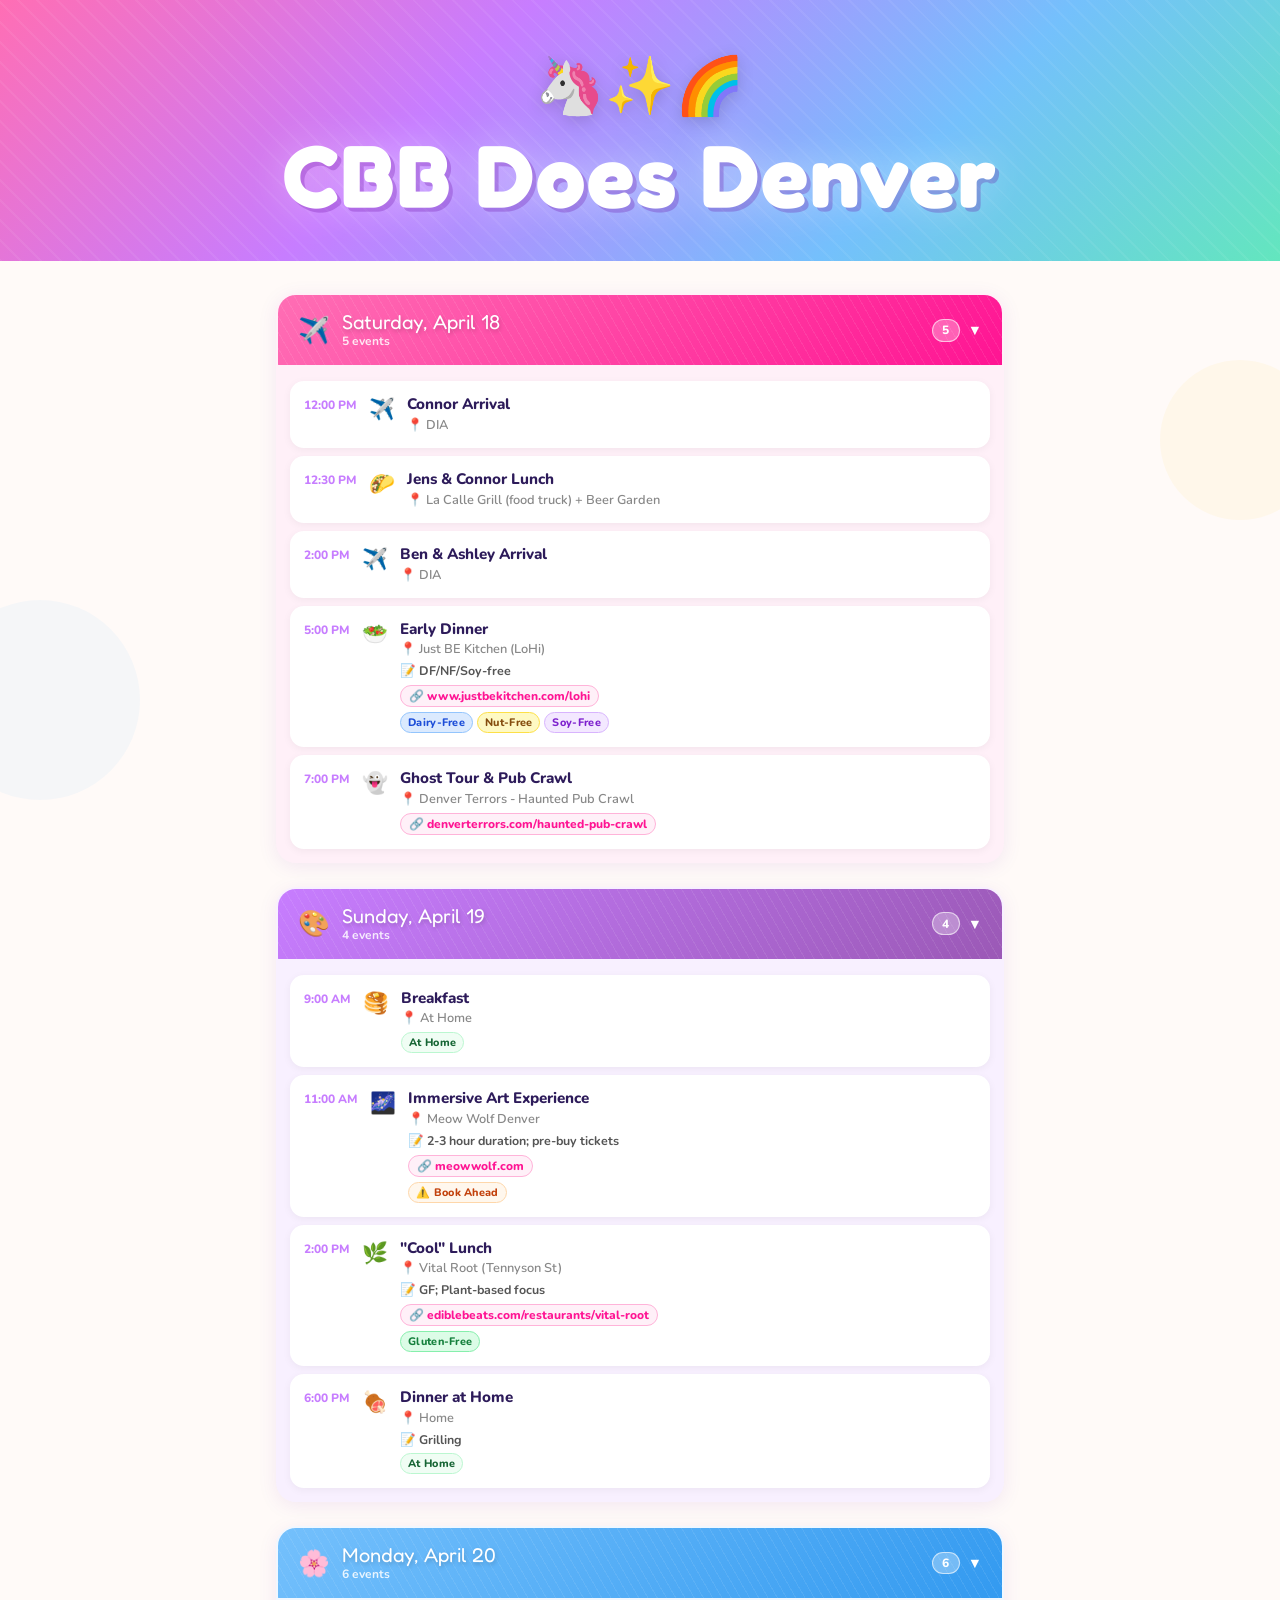
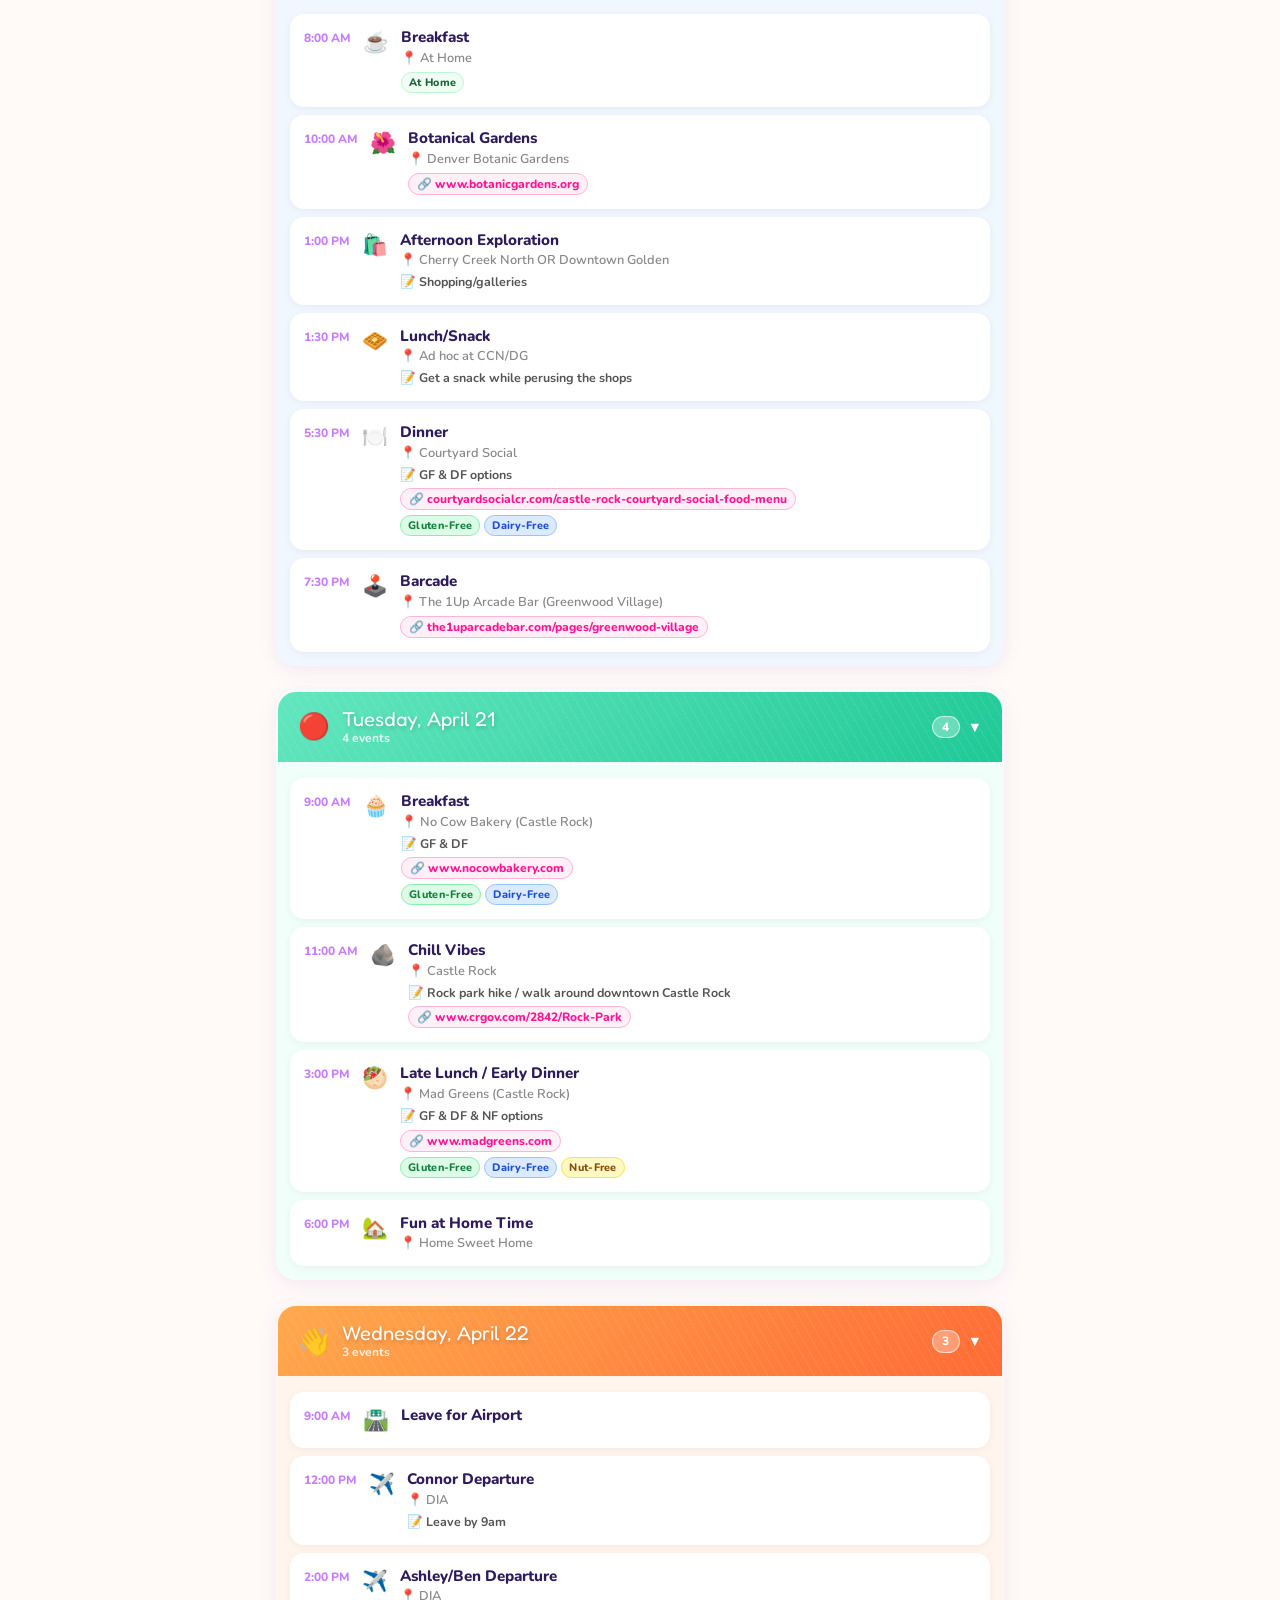
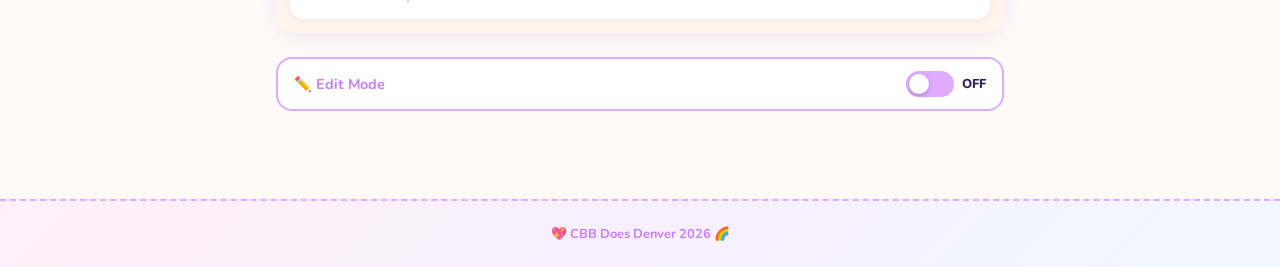
<file: cbbden26/index.html>
<!DOCTYPE html>
<html lang="en">
<head>
  <meta charset="UTF-8">
  <meta name="viewport" content="width=device-width, initial-scale=1.0">
  <title>CBB Does Denver 🌈</title>
  <link href="https://fonts.googleapis.com/css2?family=Fredoka+One&family=Nunito:wght@400;600;700;800&display=swap" rel="stylesheet">
  <link rel="stylesheet" href="style.css">
</head>
<body>

  <!-- Drifting stars -->
  <div class="stars-bg" id="stars"></div>

  <!-- Decorative blobs -->
  <div class="blob blob-1"></div>
  <div class="blob blob-2"></div>
  <div class="blob blob-3"></div>

  <!-- Header -->
  <header>
    <div class="header-inner">
      <span class="header-emoji">🦄✨🌈</span>
      <h1>CBB Does Denver</h1>
    </div>
  </header>

  <!-- Main -->
  <main>

    <!-- Itinerary renders here -->
    <div id="itinerary"></div>

     <!-- Toolbar -->
    <div class="toolbar">
      <span class="toolbar-label">✏️ Edit Mode</span>
      <div class="toggle-wrap">
        <button class="toggle" id="editToggle" aria-label="Toggle edit mode"></button>
        <span class="toggle-text" id="toggleLabel">OFF</span>
      </div>
    </div>

  </main>

  <footer>
     💖 CBB Does Denver 2026 🌈
  </footer>

  <!-- Password Modal -->
  <div class="modal-overlay" id="pwModal">
    <div class="modal" style="max-width:340px;text-align:center;">
      <div style="font-size:2.5rem;margin-bottom:0.5rem;">🔐</div>
      <h2 style="margin-bottom:0.75rem;">Enter Password</h2>
      <input type="password" id="pwInput" placeholder="Password" style="text-align:center;letter-spacing:3px;"
             onkeydown="if(event.key==='Enter') checkPassword()">
      <p id="pwError" style="color:#BE123C;font-size:0.8rem;font-weight:800;margin-top:0.5rem;min-height:1.2em;"></p>
      <div class="modal-btns">
        <button class="btn-save" onclick="checkPassword()">✨ Unlock</button>
        <button class="btn-cancel" onclick="closePwModal()">Cancel</button>
      </div>
    </div>
  </div>

  <!-- Edit Event Modal -->
  <div class="modal-overlay" id="eventModal">
    <div class="modal">
      <h2 id="modalTitle">✨ Add Event</h2>
      <label>Time (e.g. 12:00 PM)</label>
      <input type="text" id="mTime" placeholder="12:00 PM">
      <label>Activity / Title</label>
      <input type="text" id="mActivity" placeholder="e.g. Ghost Tour">
      <label>Location</label>
      <input type="text" id="mLocation" placeholder="e.g. Nightly Spirits (LoDo)">
      <label>Link (optional)</label>
      <input type="url" id="mLink" placeholder="https://...">
      <label>Notes / Details (optional)</label>
      <textarea id="mNotes" placeholder="Any special info, tips, allergy notes..."></textarea>
      <label>Dietary Tags</label>
      <div style="display:flex;flex-wrap:wrap;gap:6px;margin-top:4px;" id="tagCheckboxes"></div>
      <label>Emoji Icon</label>
      <input type="text" id="mEmoji" placeholder="🎉" maxlength="4" style="width:80px;">
      <div class="modal-btns">
        <button class="btn-save" onclick="saveEvent()">💾 Save</button>
        <button class="btn-cancel" onclick="closeModal()">Cancel</button>
      </div>
    </div>
  </div>

  <!-- Edit Day Modal -->
  <div class="modal-overlay" id="dayModal">
    <div class="modal">
      <h2>🗓️ Edit Day</h2>
      <label>Day Name (e.g. Saturday, April 19)</label>
      <input type="text" id="dName" placeholder="Saturday, April 19">
      <label>Emoji</label>
      <input type="text" id="dEmoji" placeholder="🎉" maxlength="4" style="width:80px;">
      <div class="modal-btns">
        <button class="btn-save" onclick="saveDay()">💾 Save</button>
        <button class="btn-cancel" onclick="closeDayModal()">Cancel</button>
      </div>
    </div>
  </div>

  <script src="app.js"></script>
</body>
</html>
</file>
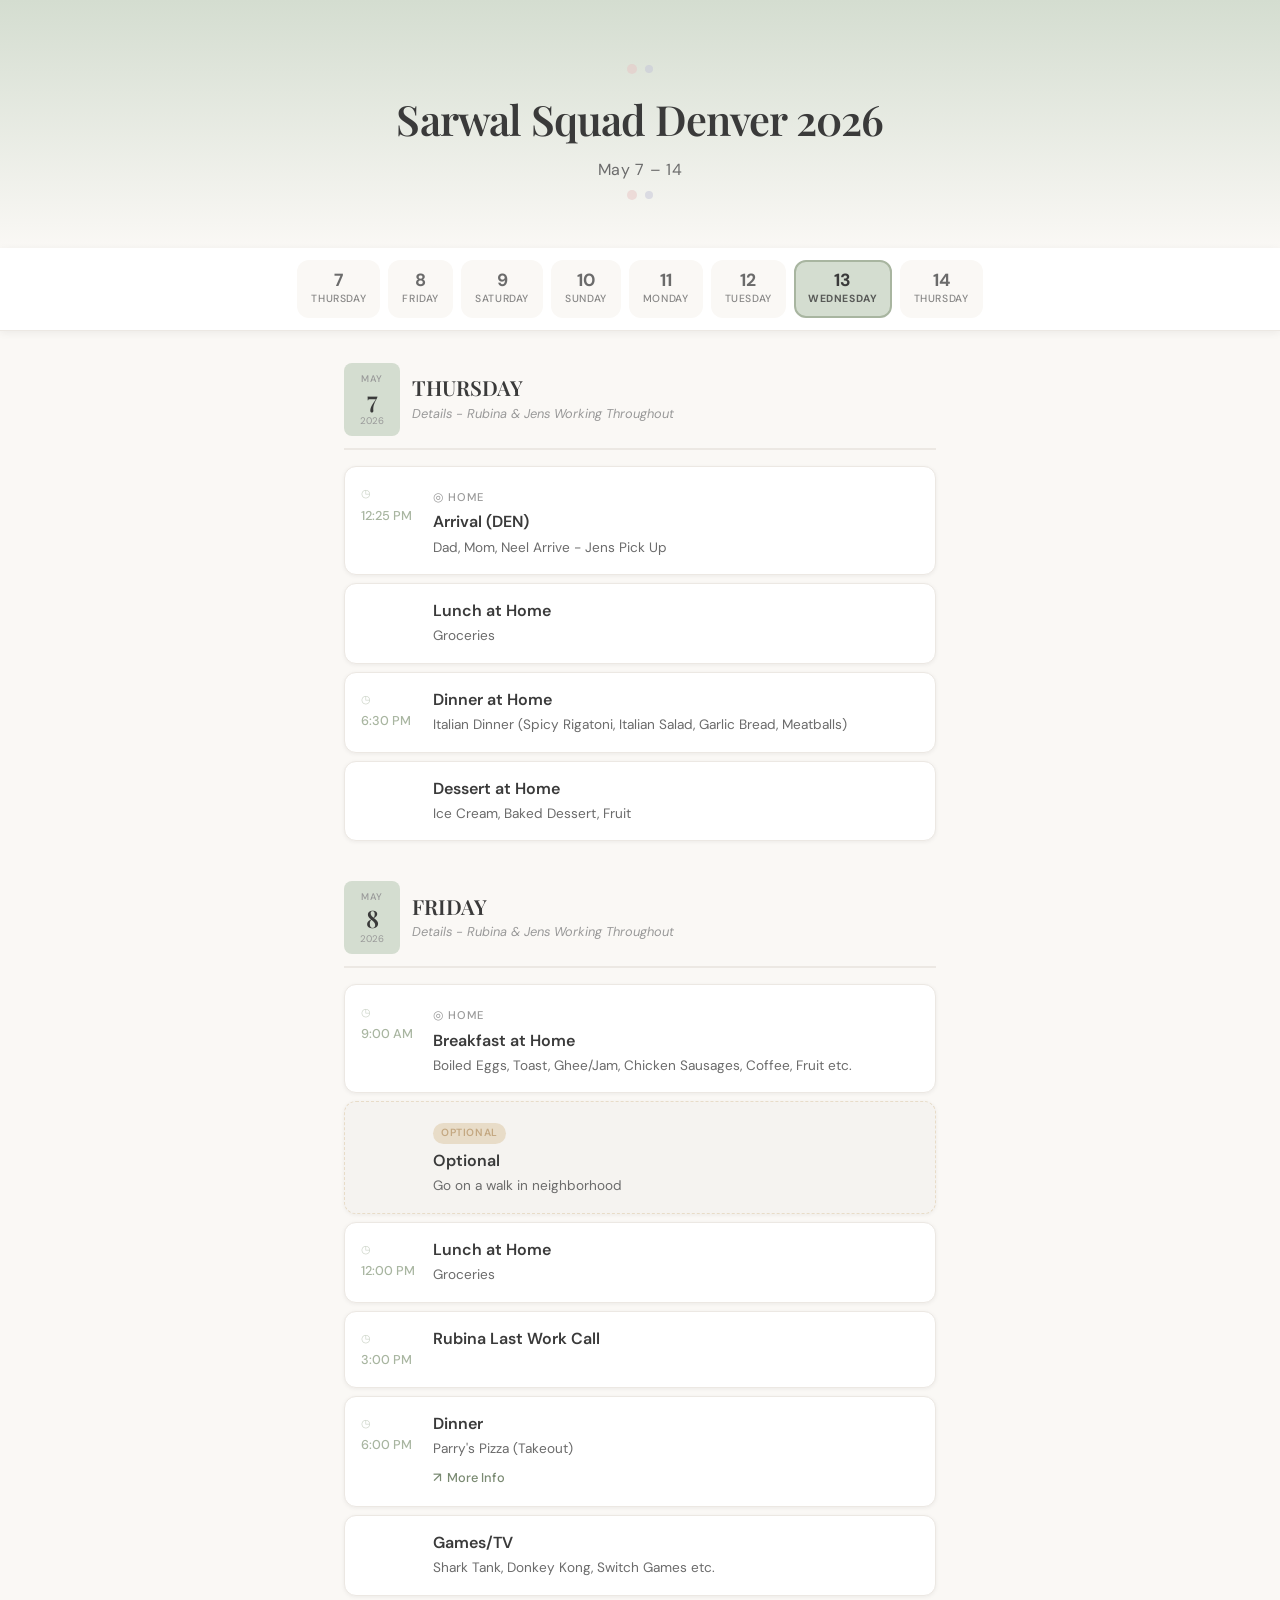
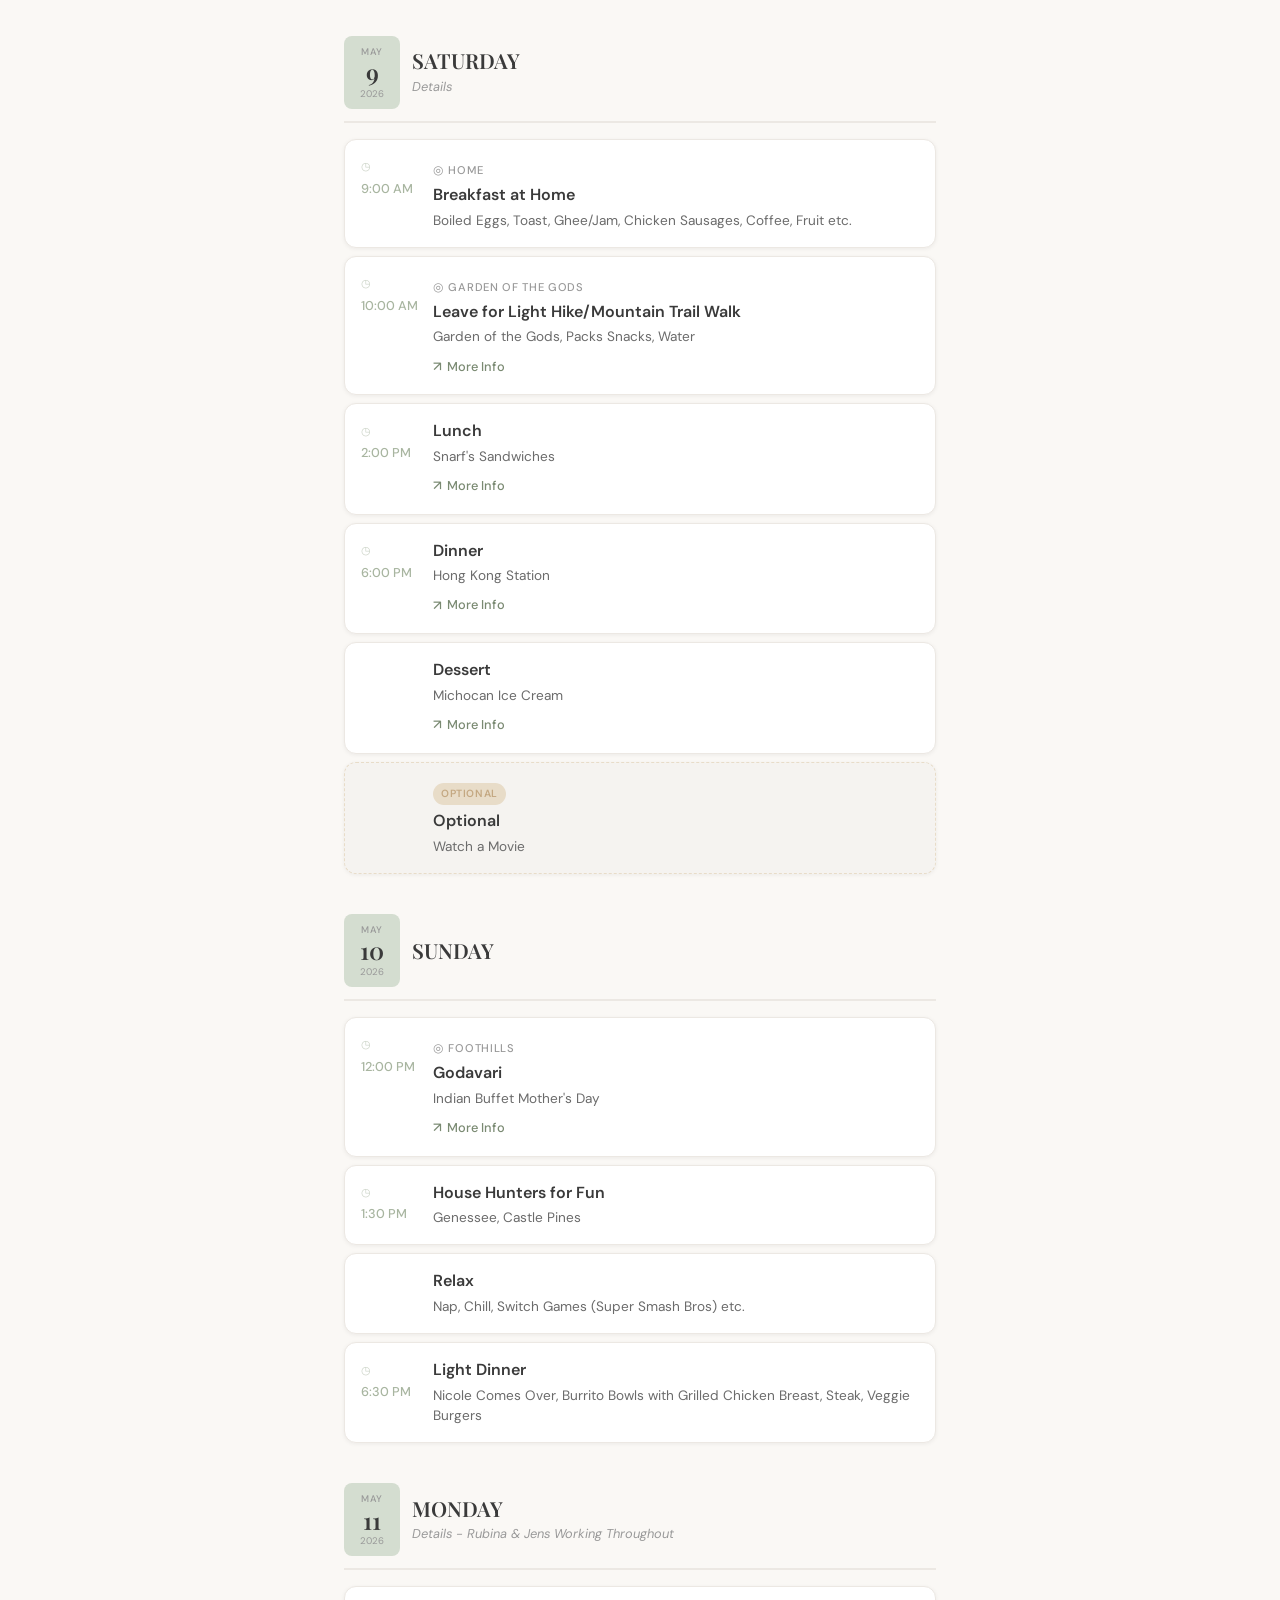
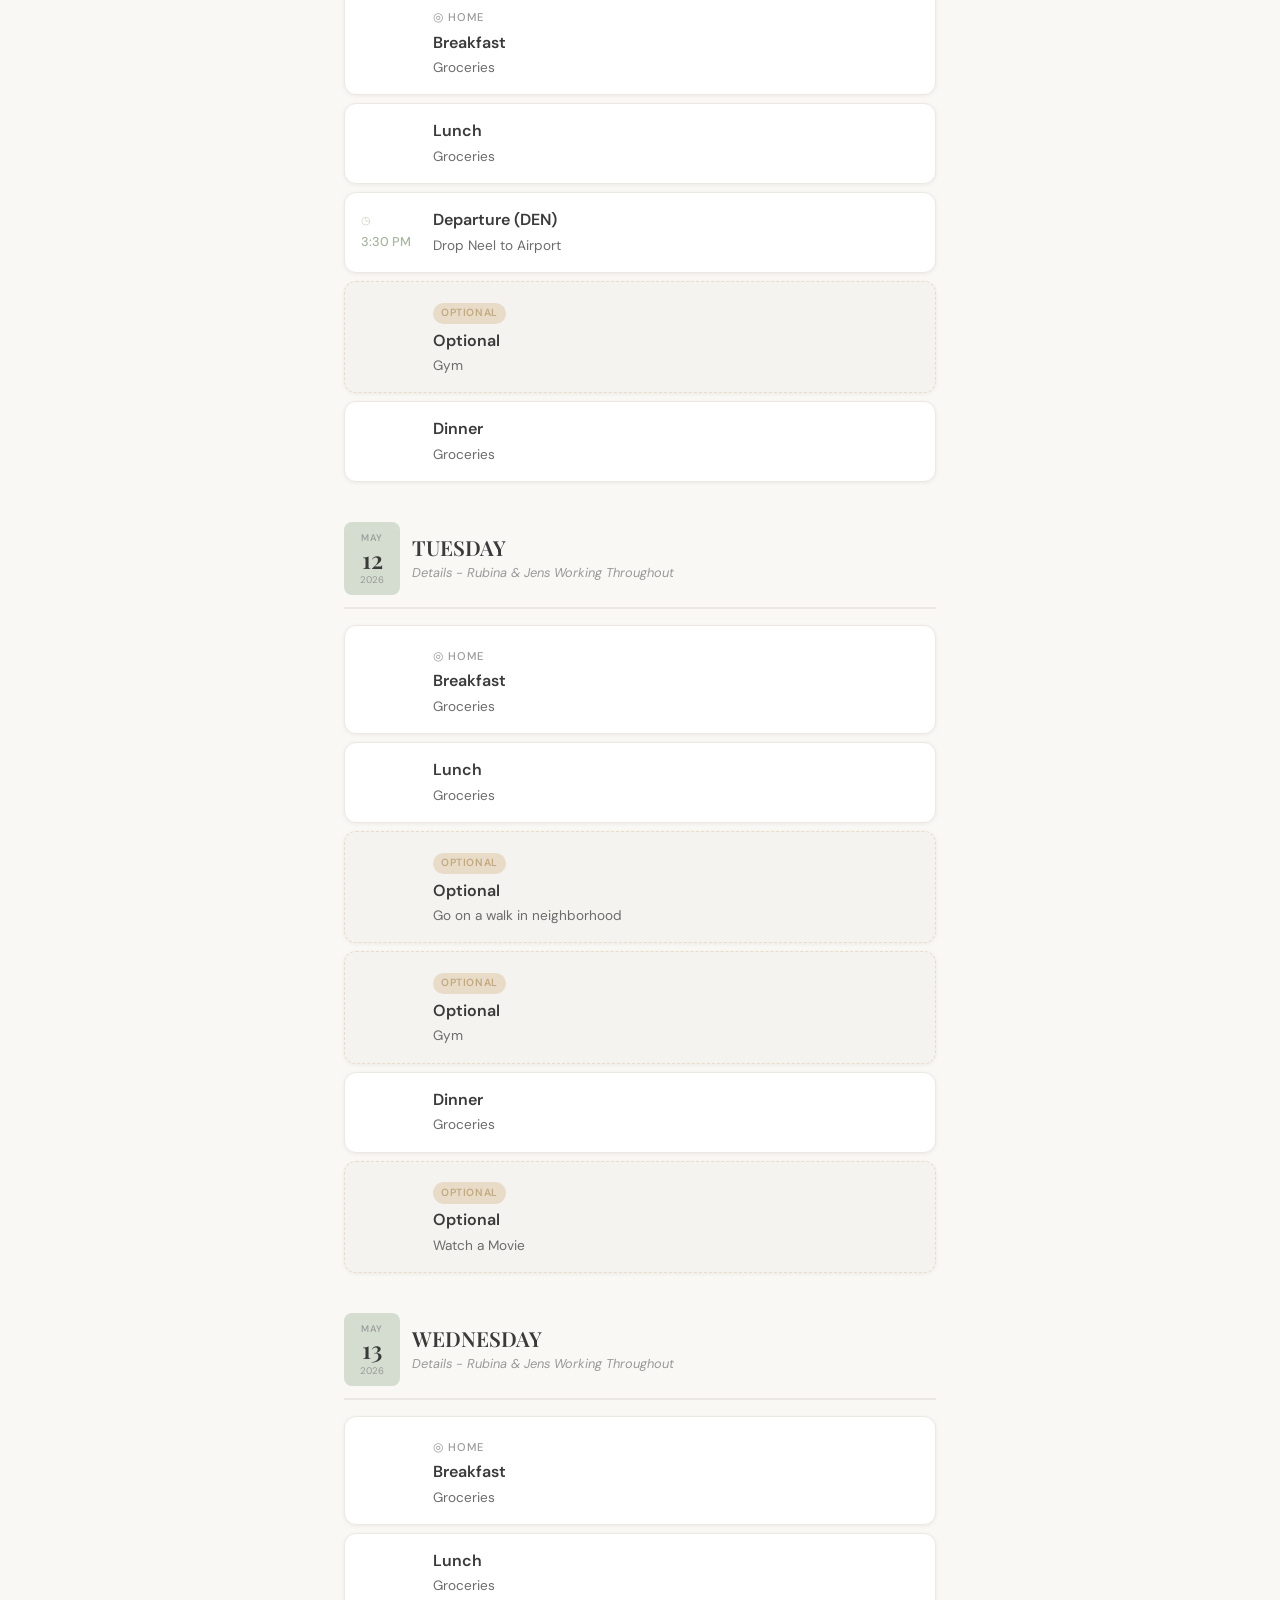
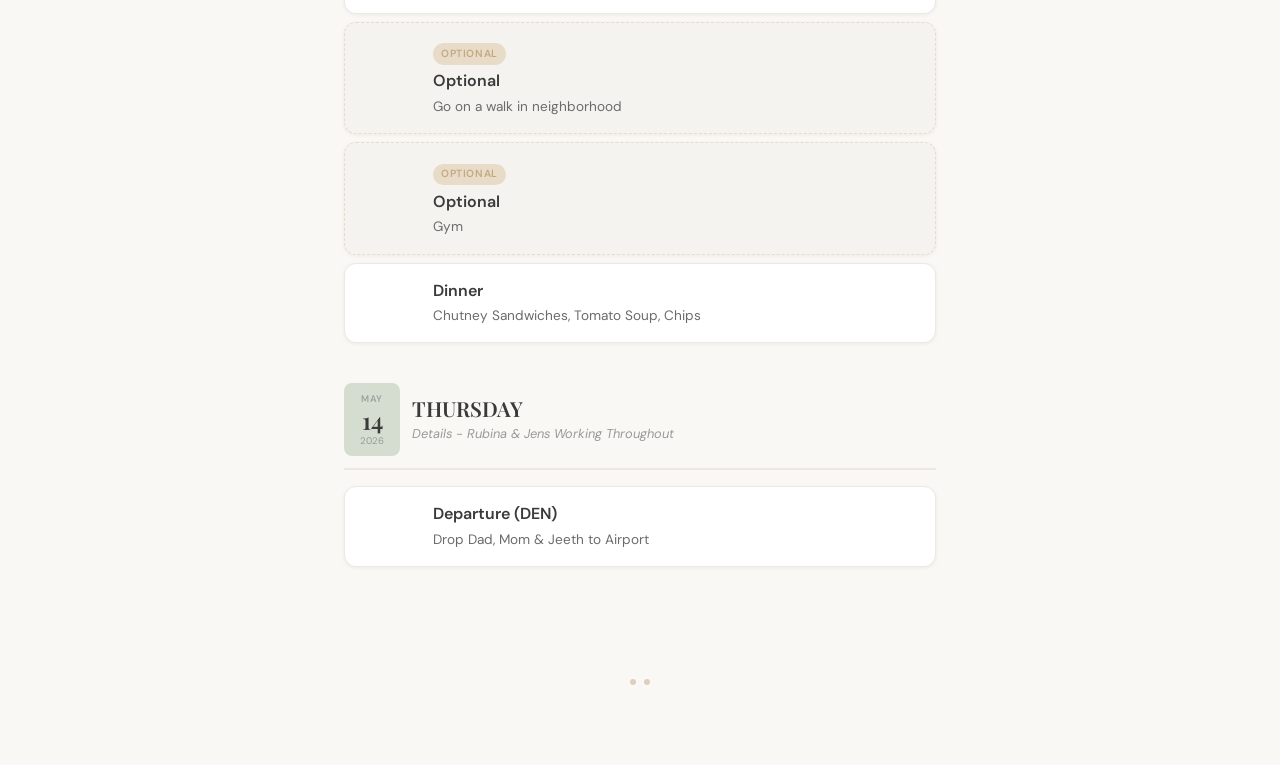
<file: ssden26/index.html>
<!DOCTYPE html>
<html lang="en">
<head>
    <meta charset="UTF-8">
    <meta name="viewport" content="width=device-width, initial-scale=1.0">
    <title>SS Denver 2026 - Itinerary</title>
    <link rel="stylesheet" href="style.css">
    <link rel="preconnect" href="https://fonts.googleapis.com">
    <link rel="preconnect" href="https://fonts.gstatic.com" crossorigin>
    <link href="https://fonts.googleapis.com/css2?family=DM+Sans:wght@400;500;700&family=Playfair+Display:wght@600&display=swap" rel="stylesheet">
</head>
<body>

    <header class="site-header">
        <div class="header-floral"></div>
        <h1 class="site-title">Sarwal Squad Denver 2026</h1>
        <p class="site-subtitle">May 7 – 14</p>
        <div class="header-floral"></div>
    </header>

    <nav class="day-nav" aria-label="Day navigation">
        <!-- Day buttons injected by JS -->
    </nav>

    <main class="schedule" id="schedule">
        <!-- Days injected by JS -->
    </main>

    <footer class="site-footer">
        <div class="footer-floral"></div>
    </footer>

    <script src="script.js"></script>
</body>
</html>
</file>
<file: cbbden26/style.css>
/* ── Variables ── */
:root {
  --pink: #FF6EB4;
  --hot-pink: #FF1493;
  --purple: #C77DFF;
  --lavender: #E0AAFF;
  --sky: #74C0FC;
  --mint: #63E6BE;
  --yellow: #FFD43B;
  --peach: #FFA94D;
  --white: #FFFAF8;
  --dark: #2D1B5A;
  --star: #FFE066;
}

/* ── Reset ── */
* { box-sizing: border-box; margin: 0; padding: 0; }

/* ── Base ── */
body {
  font-family: 'Nunito', sans-serif;
  background: var(--white);
  color: var(--dark);
  overflow-x: hidden;
  cursor: url("data:image/svg+xml,%3Csvg xmlns='http://www.w3.org/2000/svg' width='24' height='24' viewBox='0 0 24 24'%3E%3Ctext y='20' font-size='20'%3E⭐%3C/text%3E%3C/svg%3E") 12 12, auto;
}

/* ── Drifting stars ── */
.stars-bg {
  position: fixed; inset: 0; pointer-events: none; z-index: 0; overflow: hidden;
}
.star-el {
  position: absolute; font-size: 18px; animation: float linear infinite; opacity: 0.35;
}
@keyframes float {
  0%   { transform: translateY(110vh) rotate(0deg); opacity: 0; }
  10%  { opacity: 0.35; }
  90%  { opacity: 0.35; }
  100% { transform: translateY(-10vh) rotate(360deg); opacity: 0; }
}

/* ── Header ── */
header {
  position: relative; z-index: 1;
  background: linear-gradient(135deg, #FF6EB4 0%, #C77DFF 35%, #74C0FC 70%, #63E6BE 100%);
  padding: 3rem 1.5rem 2.5rem;
  text-align: center;
  overflow: hidden;
}
header::before {
  content: '';
  position: absolute; inset: 0;
  background: repeating-linear-gradient(
    45deg,
    rgba(255,255,255,0.06) 0px,
    rgba(255,255,255,0.06) 2px,
    transparent 2px,
    transparent 14px
  );
}
.header-inner { position: relative; z-index: 1; }
.header-emoji {
  font-size: 3.5rem; display: block; margin-bottom: 0.25rem;
  filter: drop-shadow(0 4px 8px rgba(0,0,0,0.15));
}
h1 {
  font-family: 'Fredoka One', cursive;
  font-size: clamp(2.8rem, 9vw, 5.5rem);
  color: white;
  letter-spacing: 2px;
  text-shadow: 4px 4px 0 rgba(100,0,160,0.25), 0 0 40px rgba(255,255,255,0.4);
  line-height: 1.05;
}

/* ── Main content ── */
main {
  position: relative; z-index: 1;
  max-width: 760px;
  margin: 0 auto;
  padding: 2rem 1rem 4rem;
}

/* ── Toolbar ── */
.toolbar {
  display: flex; align-items: center; justify-content: space-between;
  margin-bottom: 1.5rem;
  background: white;
  border: 2.5px solid var(--lavender);
  border-radius: 16px;
  padding: 0.75rem 1rem;
  gap: 0.75rem;
}
.toolbar-label { font-size: 0.9rem; font-weight: 700; color: var(--purple); }
.toggle-wrap { display: flex; align-items: center; gap: 0.5rem; }
.toggle {
  position: relative; width: 48px; height: 26px;
  background: #E0AAFF; border-radius: 999px;
  border: none; cursor: pointer; transition: background 0.3s;
  flex-shrink: 0;
}
.toggle::after {
  content: ''; position: absolute;
  left: 3px; top: 3px;
  width: 20px; height: 20px;
  background: white; border-radius: 50%;
  transition: transform 0.3s;
  box-shadow: 0 2px 4px rgba(0,0,0,0.2);
}
.toggle.on { background: var(--hot-pink); }
.toggle.on::after { transform: translateX(22px); }
.toggle-text { font-size: 0.8rem; font-weight: 800; color: var(--dark); }
.add-day-btn {
  display: none;
  background: var(--mint);
  border: 2px solid var(--dark);
  border-radius: 12px;
  padding: 0.4rem 0.9rem;
  font-family: 'Nunito', sans-serif;
  font-weight: 800;
  font-size: 0.85rem;
  cursor: pointer;
  transition: transform 0.15s;
  color: var(--dark);
}
.add-day-btn:hover { transform: scale(1.05); }
body.edit-mode .add-day-btn { display: inline-block; }

/* ── Day sections ── */
.day-section {
  margin-bottom: 1.5rem;
  border-radius: 20px;
  overflow: hidden;
  box-shadow: 0 4px 20px rgba(100,0,160,0.08);
  border: 2.5px solid transparent;
  transition: border-color 0.2s;
}
body.edit-mode .day-section { border-color: var(--lavender); }

.day-header {
  padding: 1rem 1.25rem;
  display: flex; align-items: center; justify-content: space-between;
  cursor: pointer;
  user-select: none;
  position: relative;
}
.day-header::after {
  content: ''; position: absolute; inset: 0;
  background: repeating-linear-gradient(
    60deg, rgba(255,255,255,0.08) 0, rgba(255,255,255,0.08) 1px, transparent 1px, transparent 8px
  );
}
.day-left { display: flex; align-items: center; gap: 0.75rem; position: relative; z-index: 1; }
.day-emoji { font-size: 1.6rem; }
.day-name {
  font-family: 'Fredoka One', cursive;
  font-size: 1.25rem;
  color: white;
  text-shadow: 1px 2px 4px rgba(0,0,0,0.2);
  line-height: 1.1;
}
.day-date-sub { font-size: 0.75rem; color: rgba(255,255,255,0.85); font-weight: 700; }
.day-right { display: flex; align-items: center; gap: 0.5rem; position: relative; z-index: 1; }
.event-count {
  background: rgba(255,255,255,0.3);
  border: 1.5px solid rgba(255,255,255,0.6);
  border-radius: 999px;
  padding: 0.15rem 0.6rem;
  font-size: 0.75rem;
  font-weight: 800;
  color: white;
}
.chevron { color: white; font-size: 0.9rem; transition: transform 0.3s; }
.day-section.collapsed .chevron { transform: rotate(-90deg); }
.edit-day-btn {
  display: none;
  background: rgba(255,255,255,0.25);
  border: 1.5px solid rgba(255,255,255,0.6);
  border-radius: 8px;
  color: white;
  font-size: 0.75rem;
  font-weight: 800;
  padding: 0.2rem 0.5rem;
  cursor: pointer;
  font-family: 'Nunito', sans-serif;
}
body.edit-mode .edit-day-btn { display: inline-block; }

/* Day color themes */
.day-0 .day-header { background: linear-gradient(135deg, #FF6EB4, #FF1493); }
.day-1 .day-header { background: linear-gradient(135deg, #C77DFF, #9B59B6); }
.day-2 .day-header { background: linear-gradient(135deg, #74C0FC, #339AF0); }
.day-3 .day-header { background: linear-gradient(135deg, #63E6BE, #20C997); }
.day-4 .day-header { background: linear-gradient(135deg, #FFA94D, #FF6B35); }
.day-0 { background: #FFF0F8; }
.day-1 { background: #F8F0FF; }
.day-2 { background: #F0F7FF; }
.day-3 { background: #F0FFF9; }
.day-4 { background: #FFF5ED; }

/* ── Events list ── */
.events-body { padding: 0.5rem 0.75rem 0.75rem; }
.day-section.collapsed .events-body { display: none; }

.event-card {
  display: flex;
  gap: 0.75rem;
  align-items: flex-start;
  padding: 0.75rem;
  margin-top: 0.5rem;
  background: white;
  border-radius: 14px;
  border: 2px solid transparent;
  box-shadow: 0 2px 8px rgba(0,0,0,0.05);
  transition: box-shadow 0.2s, transform 0.2s;
  position: relative;
}
.event-card:hover { box-shadow: 0 4px 16px rgba(100,0,160,0.12); transform: translateY(-1px); }

.event-time {
  font-size: 0.75rem;
  font-weight: 800;
  color: var(--purple);
  min-width: 46px;
  padding-top: 2px;
  flex-shrink: 0;
}
.event-icon { font-size: 1.3rem; flex-shrink: 0; }
.event-content { flex: 1; min-width: 0; }
.event-title {
  font-size: 0.95rem;
  font-weight: 800;
  color: var(--dark);
  line-height: 1.3;
}
.event-location {
  font-size: 0.8rem;
  color: #888;
  font-weight: 600;
  margin-top: 1px;
}
.event-notes {
  margin-top: 4px;
  font-size: 0.78rem;
  font-weight: 700;
  color: #555;
  line-height: 1.4;
}
.event-link {
  display: inline-block;
  margin-top: 5px;
  font-size: 0.75rem;
  font-weight: 800;
  color: var(--hot-pink);
  text-decoration: none;
  padding: 2px 8px;
  background: #FFF0F8;
  border-radius: 999px;
  border: 1.5px solid #FFB3D9;
  transition: background 0.15s;
  word-break: break-all;
}
.event-link:hover { background: #FFD6EC; }

/* ── Dietary tags ── */
.tags { display: flex; flex-wrap: wrap; gap: 4px; margin-top: 5px; }
.tag {
  font-size: 0.68rem;
  font-weight: 800;
  padding: 2px 7px;
  border-radius: 999px;
  letter-spacing: 0.3px;
}
.tag-gf  { background: #DCFCE7; color: #15803D; border: 1px solid #86EFAC; }
.tag-df  { background: #DBEAFE; color: #1D4ED8; border: 1px solid #93C5FD; }
.tag-nf  { background: #FEF9C3; color: #854D0E; border: 1px solid #FDE047; }
.tag-sf  { background: #F3E8FF; color: #7E22CE; border: 1px solid #D8B4FE; }
.tag-tip { background: #FFF7ED; color: #C2410C; border: 1px solid #FED7AA; }
.tag-special { background: #FCE7F3; color: #9D174D; border: 1px solid #FBCFE8; }
.tag-home { background: #F0FDF4; color: #166534; border: 1px solid #BBF7D0; }
.tag-concert { background: #EDE9FE; color: #6D28D9; border: 1px solid #C4B5FD; }

/* ── Edit controls ── */
body.edit-mode .event-card { border-color: #E0AAFF; }
.event-edit-btns {
  display: none;
  flex-direction: column;
  gap: 4px;
  flex-shrink: 0;
}
body.edit-mode .event-edit-btns { display: flex; }
.ev-btn {
  font-size: 0.7rem;
  padding: 2px 6px;
  border-radius: 6px;
  border: 1.5px solid;
  cursor: pointer;
  font-family: 'Nunito', sans-serif;
  font-weight: 800;
  background: white;
  white-space: nowrap;
  transition: transform 0.1s;
}
.ev-btn:hover { transform: scale(1.08); }
.ev-btn.del  { border-color: #FDA4AF; color: #BE123C; }
.ev-btn.edit { border-color: #86EFAC; color: #166534; }

.add-event-btn {
  display: none;
  width: 100%;
  margin-top: 0.5rem;
  padding: 0.55rem;
  background: white;
  border: 2px dashed var(--purple);
  border-radius: 12px;
  font-family: 'Nunito', sans-serif;
  font-weight: 800;
  font-size: 0.85rem;
  color: var(--purple);
  cursor: pointer;
  transition: background 0.15s;
}
.add-event-btn:hover { background: #F8F0FF; }
body.edit-mode .add-event-btn { display: block; }

/* ── Modals ── */
.modal-overlay {
  display: none; position: fixed; inset: 0;
  background: rgba(100,0,160,0.45);
  z-index: 100;
  align-items: center; justify-content: center;
  padding: 1rem;
}
.modal-overlay.open { display: flex; }
.modal {
  background: var(--white);
  border-radius: 24px;
  padding: 1.5rem;
  width: 100%; max-width: 480px;
  border: 3px solid var(--purple);
  box-shadow: 0 20px 60px rgba(100,0,160,0.3);
  max-height: 90vh; overflow-y: auto;
}
.modal h2 {
  font-family: 'Fredoka One', cursive;
  font-size: 1.4rem;
  color: var(--hot-pink);
  margin-bottom: 1rem;
}
.modal label { display: block; font-size: 0.82rem; font-weight: 800; color: var(--dark); margin-bottom: 3px; margin-top: 0.75rem; }
.modal input, .modal select, .modal textarea {
  width: 100%;
  padding: 0.5rem 0.75rem;
  border: 2px solid var(--lavender);
  border-radius: 10px;
  font-family: 'Nunito', sans-serif;
  font-size: 0.9rem;
  font-weight: 600;
  outline: none;
  background: white;
  color: var(--dark);
  transition: border-color 0.2s;
}
.modal input:focus, .modal select:focus, .modal textarea:focus { border-color: var(--pink); }
.modal textarea { resize: vertical; min-height: 60px; }
.modal-btns { display: flex; gap: 0.75rem; margin-top: 1.25rem; }
.btn-save {
  flex: 1;
  padding: 0.6rem;
  background: linear-gradient(135deg, var(--pink), var(--purple));
  color: white; border: none; border-radius: 12px;
  font-family: 'Nunito', sans-serif;
  font-weight: 800; font-size: 0.95rem;
  cursor: pointer; transition: opacity 0.2s;
}
.btn-save:hover { opacity: 0.88; }
.btn-cancel {
  padding: 0.6rem 1.2rem;
  background: white;
  color: var(--dark); border: 2px solid var(--lavender);
  border-radius: 12px;
  font-family: 'Nunito', sans-serif;
  font-weight: 800; font-size: 0.95rem;
  cursor: pointer;
}

/* ── Decorative blobs ── */
.blob {
  position: fixed; border-radius: 50%; opacity: 0.07; pointer-events: none; z-index: 0;
  animation: blobFloat 8s ease-in-out infinite;
}
.blob-1 { width: 300px; height: 300px; background: var(--pink); top: -80px; right: -80px; animation-delay: 0s; }
.blob-2 { width: 200px; height: 200px; background: var(--sky); bottom: 100px; left: -60px; animation-delay: 3s; }
.blob-3 { width: 160px; height: 160px; background: var(--yellow); top: 40%; right: -40px; animation-delay: 6s; }
@keyframes blobFloat {
  0%, 100% { transform: scale(1) translateY(0); }
  50% { transform: scale(1.08) translateY(-12px); }
}

/* ── Footer ── */
footer {
  position: relative; z-index: 1;
  text-align: center;
  padding: 1.5rem;
  font-size: 0.8rem;
  font-weight: 700;
  color: var(--purple);
  background: linear-gradient(135deg, #FFF0F8, #F8F0FF, #F0F7FF);
  border-top: 2.5px dashed var(--lavender);
}

/* ── Responsive ── */
@media (max-width: 480px) {
  header { padding: 2rem 1rem 1.75rem; }
  .event-card { padding: 0.6rem; gap: 0.5rem; }
  .event-time { min-width: 38px; font-size: 0.7rem; }
}
</file>
<file: ssden26/style.css>
/* ========================================
   Spring Minimalist Flower Theme
   Gender-neutral, mobile-first
   ======================================== */

:root {
    --bg: #faf8f5;
    --card-bg: #ffffff;
    --text-primary: #3a3a3a;
    --text-secondary: #6b6b6b;
    --text-muted: #999999;
    --accent: #c4a882;
    --accent-light: #e8dcc8;
    --accent-spring: #a8b5a0;
    --accent-spring-light: #d4ddd0;
    --petal-pink: #e8c4c4;
    --petal-pink-light: #f2e4e4;
    --petal-lavender: #c4c4d8;
    --petal-lavender-light: #e4e4f0;
    --border: #ece8e3;
    --shadow: rgba(0, 0, 0, 0.06);
    --shadow-hover: rgba(0, 0, 0, 0.10);
    --link-color: #7a8a72;
    --link-hover: #5a6a52;
    --optional-bg: #f5f3f0;
    --radius: 12px;
    --radius-sm: 8px;
    --font-body: 'DM Sans', -apple-system, BlinkMacSystemFont, sans-serif;
    --font-display: 'Playfair Display', Georgia, serif;
}

*, *::before, *::after {
    margin: 0;
    padding: 0;
    box-sizing: border-box;
}

html {
    scroll-behavior: smooth;
    -webkit-text-size-adjust: 100%;
}

body {
    font-family: var(--font-body);
    background: var(--bg);
    color: var(--text-primary);
    line-height: 1.6;
    min-height: 100vh;
    padding-bottom: 2rem;
}


/* Ensure main content sits above background */
.site-header,
.day-nav,
.schedule,
.site-footer {
    position: relative;
    z-index: 1;
}

/* ========================================
   Floral SVG decorations (inline CSS art)
   ======================================== */

.header-floral,
.footer-floral {
    display: flex;
    justify-content: center;
    align-items: center;
    gap: 0.5rem;
    padding: 0.5rem 0;
}

.header-floral::before,
.header-floral::after,
.footer-floral::before,
.footer-floral::after {
    content: '';
    display: inline-block;
    width: 6px;
    height: 6px;
    border-radius: 50%;
    background: var(--accent);
    opacity: 0.5;
}

.header-floral::before {
    background: var(--petal-pink);
    width: 10px;
    height: 10px;
}

.header-floral::after {
    background: var(--petal-lavender);
    width: 8px;
    height: 8px;
}


/* ========================================
   Header
   ======================================== */

.site-header {
    text-align: center;
    padding: 2.5rem 1.5rem 1.5rem;
    background: linear-gradient(180deg, var(--accent-spring-light) 0%, var(--bg) 100%);
}

.site-title {
    font-family: var(--font-display);
    font-size: 2.2rem;
    font-weight: 600;
    color: var(--text-primary);
    letter-spacing: -0.02em;
    margin: 0.25rem 0;
}

.site-subtitle {
    font-size: 1rem;
    color: var(--text-secondary);
    font-weight: 400;
    letter-spacing: 0.04em;
}

/* ========================================
   Day Navigation
   ======================================== */

.day-nav {
    position: sticky;
    top: 0;
    z-index: 100;
    background: var(--card-bg);
    border-bottom: 1px solid var(--border);
    padding: 0.75rem 0;
    overflow-x: auto;
    -webkit-overflow-scrolling: touch;
    scrollbar-width: none;
    box-shadow: 0 2px 8px var(--shadow);
}

.day-nav::-webkit-scrollbar {
    display: none;
}

.day-nav-inner {
    display: flex;
    gap: 0.5rem;
    padding: 0 1rem;
    min-width: max-content;
    align-items: center;
}

.day-nav-btn {
    display: flex;
    flex-direction: column;
    align-items: center;
    justify-content: center;
    min-width: 60px;
    padding: 0.5rem 0.75rem;
    border: 2px solid transparent;
    border-radius: var(--radius);
    background: var(--bg);
    color: var(--text-secondary);
    font-family: var(--font-body);
    font-size: 0.75rem;
    font-weight: 500;
    cursor: pointer;
    transition: all 0.2s ease;
    text-decoration: none;
    white-space: nowrap;
}

.day-nav-btn:hover {
    background: var(--accent-light);
    color: var(--text-primary);
}

.day-nav-btn.active {
    background: var(--accent-spring-light);
    border-color: var(--accent-spring);
    color: var(--text-primary);
    font-weight: 700;
}

.day-nav-btn .nav-day {
    font-size: 1.1rem;
    font-weight: 700;
    line-height: 1.2;
}

.day-nav-btn .nav-name {
    font-size: 0.65rem;
    text-transform: uppercase;
    letter-spacing: 0.06em;
    opacity: 0.8;
}

/* ========================================
   Schedule Main
   ======================================== */

.schedule {
    max-width: 640px;
    margin: 0 auto;
    padding: 1.5rem 1rem;
}

/* ========================================
   Day Card
   ======================================== */

.day-section {
    margin-bottom: 2.5rem;
    scroll-margin-top: 5rem;
}

.day-header {
    display: flex;
    align-items: center;
    gap: 0.75rem;
    margin-bottom: 1rem;
    padding-bottom: 0.75rem;
    border-bottom: 2px solid var(--border);
}

.day-date-badge {
    display: flex;
    flex-direction: column;
    align-items: center;
    justify-content: center;
    background: var(--accent-spring-light);
    border-radius: var(--radius-sm);
    padding: 0.5rem 0.75rem;
    min-width: 56px;
    flex-shrink: 0;
}

.day-date-badge .badge-month {
    font-size: 0.6rem;
    text-transform: uppercase;
    letter-spacing: 0.08em;
    color: var(--text-muted);
    font-weight: 500;
}

.day-date-badge .badge-day {
    font-family: var(--font-display);
    font-size: 1.5rem;
    font-weight: 600;
    line-height: 1.1;
    color: var(--text-primary);
}

.day-date-badge .badge-year {
    font-size: 0.6rem;
    color: var(--text-muted);
}

.day-title {
    flex: 1;
}

.day-title h2 {
    font-family: var(--font-display);
    font-size: 1.3rem;
    font-weight: 600;
    color: var(--text-primary);
    line-height: 1.3;
}

.day-details {
    font-size: 0.8rem;
    color: var(--text-muted);
    font-style: italic;
    margin-top: 0.15rem;
}

/* ========================================
   Activity Card
   ======================================== */

.activities {
    display: flex;
    flex-direction: column;
    gap: 0.5rem;
}

.activity-card {
    display: flex;
    gap: 0.75rem;
    padding: 1rem;
    background: var(--card-bg);
    border-radius: var(--radius);
    border: 1px solid var(--border);
    box-shadow: 0 1px 4px var(--shadow);
    transition: box-shadow 0.2s ease, transform 0.2s ease;
}

.activity-card:hover {
    box-shadow: 0 4px 12px var(--shadow-hover);
    transform: translateY(-1px);
}

.activity-card.optional {
    background: var(--optional-bg);
    border-style: dashed;
    border-color: var(--accent-light);
}

.activity-card.continued {
    background: var(--petal-lavender-light);
    border-color: var(--petal-lavender);
}

/* Time column */
.activity-time {
    flex-shrink: 0;
    width: 60px;
    font-size: 0.8rem;
    font-weight: 500;
    color: var(--accent-spring);
    padding-top: 0.15rem;
    min-height: 2.5rem;
    display: flex;
    flex-direction: column;
    justify-content: flex-start;
}

.activity-time .time-icon {
    font-size: 0.7rem;
    opacity: 0.6;
    margin-bottom: 0.15rem;
}

.activity-time:empty {
    visibility: hidden;
}

/* Content column */
.activity-content {
    flex: 1;
    min-width: 0;
}

.activity-location {
    display: inline-flex;
    align-items: center;
    gap: 0.3rem;
    font-size: 0.7rem;
    font-weight: 500;
    text-transform: uppercase;
    letter-spacing: 0.06em;
    color: var(--text-muted);
    margin-bottom: 0.25rem;
}

.activity-location .loc-icon {
    font-size: 0.75rem;
}

.activity-name {
    font-size: 1rem;
    font-weight: 600;
    color: var(--text-primary);
    line-height: 1.4;
    margin-bottom: 0.25rem;
}

.activity-details {
    font-size: 0.85rem;
    color: var(--text-secondary);
    line-height: 1.5;
}

.activity-link {
    display: inline-flex;
    align-items: center;
    gap: 0.3rem;
    margin-top: 0.5rem;
    font-size: 0.8rem;
    font-weight: 500;
    color: var(--link-color);
    text-decoration: none;
    transition: color 0.2s ease;
}

.activity-link:hover {
    color: var(--link-hover);
    text-decoration: underline;
}

.activity-link .link-icon {
    font-size: 0.85rem;
}

/* Optional badge */
.optional-badge {
    display: inline-block;
    font-size: 0.65rem;
    font-weight: 600;
    text-transform: uppercase;
    letter-spacing: 0.06em;
    color: var(--accent);
    background: var(--accent-light);
    padding: 0.15rem 0.5rem;
    border-radius: 20px;
    margin-bottom: 0.35rem;
}

/* Continued badge */
.continued-badge {
    display: inline-block;
    font-size: 0.65rem;
    font-weight: 600;
    text-transform: uppercase;
    letter-spacing: 0.06em;
    color: var(--petal-lavender);
    background: var(--petal-lavender-light);
    padding: 0.15rem 0.5rem;
    border-radius: 20px;
    margin-bottom: 0.35rem;
}

/* ========================================
   Footer
   ======================================== */

.site-footer {
    text-align: center;
    padding: 2rem 1.5rem;
    color: var(--text-muted);
    font-size: 0.8rem;
}

.footer-floral {
    margin-bottom: 0.5rem;
}

/* ========================================
   Decorative Flower SVGs (CSS-only)
   ======================================== */

.flower-decoration {
    text-align: center;
    padding: 1rem 0;
    opacity: 0.15;
    font-size: 1.5rem;
    user-select: none;
}

/* ========================================
   Loading state
   ======================================== */

.loading {
    text-align: center;
    padding: 3rem 1rem;
    color: var(--text-muted);
}

.loading .spinner {
    display: inline-block;
    width: 32px;
    height: 32px;
    border: 3px solid var(--border);
    border-top-color: var(--accent-spring);
    border-radius: 50%;
    animation: spin 0.8s linear infinite;
    margin-bottom: 1rem;
}

@keyframes spin {
    to { transform: rotate(360deg); }
}

/* ========================================
   Error state
   ======================================== */

.error {
    text-align: center;
    padding: 2.5rem 1rem;
    color: var(--text-secondary);
}

.error h3 {
    font-family: var(--font-display);
    margin-bottom: 0.5rem;
}

/* ========================================
   Responsive
   ======================================== */

@media (max-width: 380px) {
    .site-title {
        font-size: 1.8rem;
    }
    .activity-card {
        padding: 0.75rem;
    }
    .activity-time {
        width: 50px;
        font-size: 0.75rem;
    }
    .day-nav-btn {
        min-width: 52px;
        padding: 0.4rem 0.5rem;
    }
}

@media (min-width: 480px) {
    .site-header {
        padding: 3rem 2rem 2rem;
    }
    .site-title {
        font-size: 2.6rem;
    }
    .schedule {
        padding: 2rem 1.5rem;
    }
}

@media (min-width: 768px) {
    .site-header {
        padding: 3.5rem 2rem 2.5rem;
    }
    .day-nav-inner {
        justify-content: center;
    }
}

/* ========================================
   Print styles
   ======================================== */

@media print {
    .day-nav {
        position: static;
        box-shadow: none;
    }
    .activity-card {
        break-inside: avoid;
    }
    .day-section {
        break-inside: avoid;
    }
}
</file>
